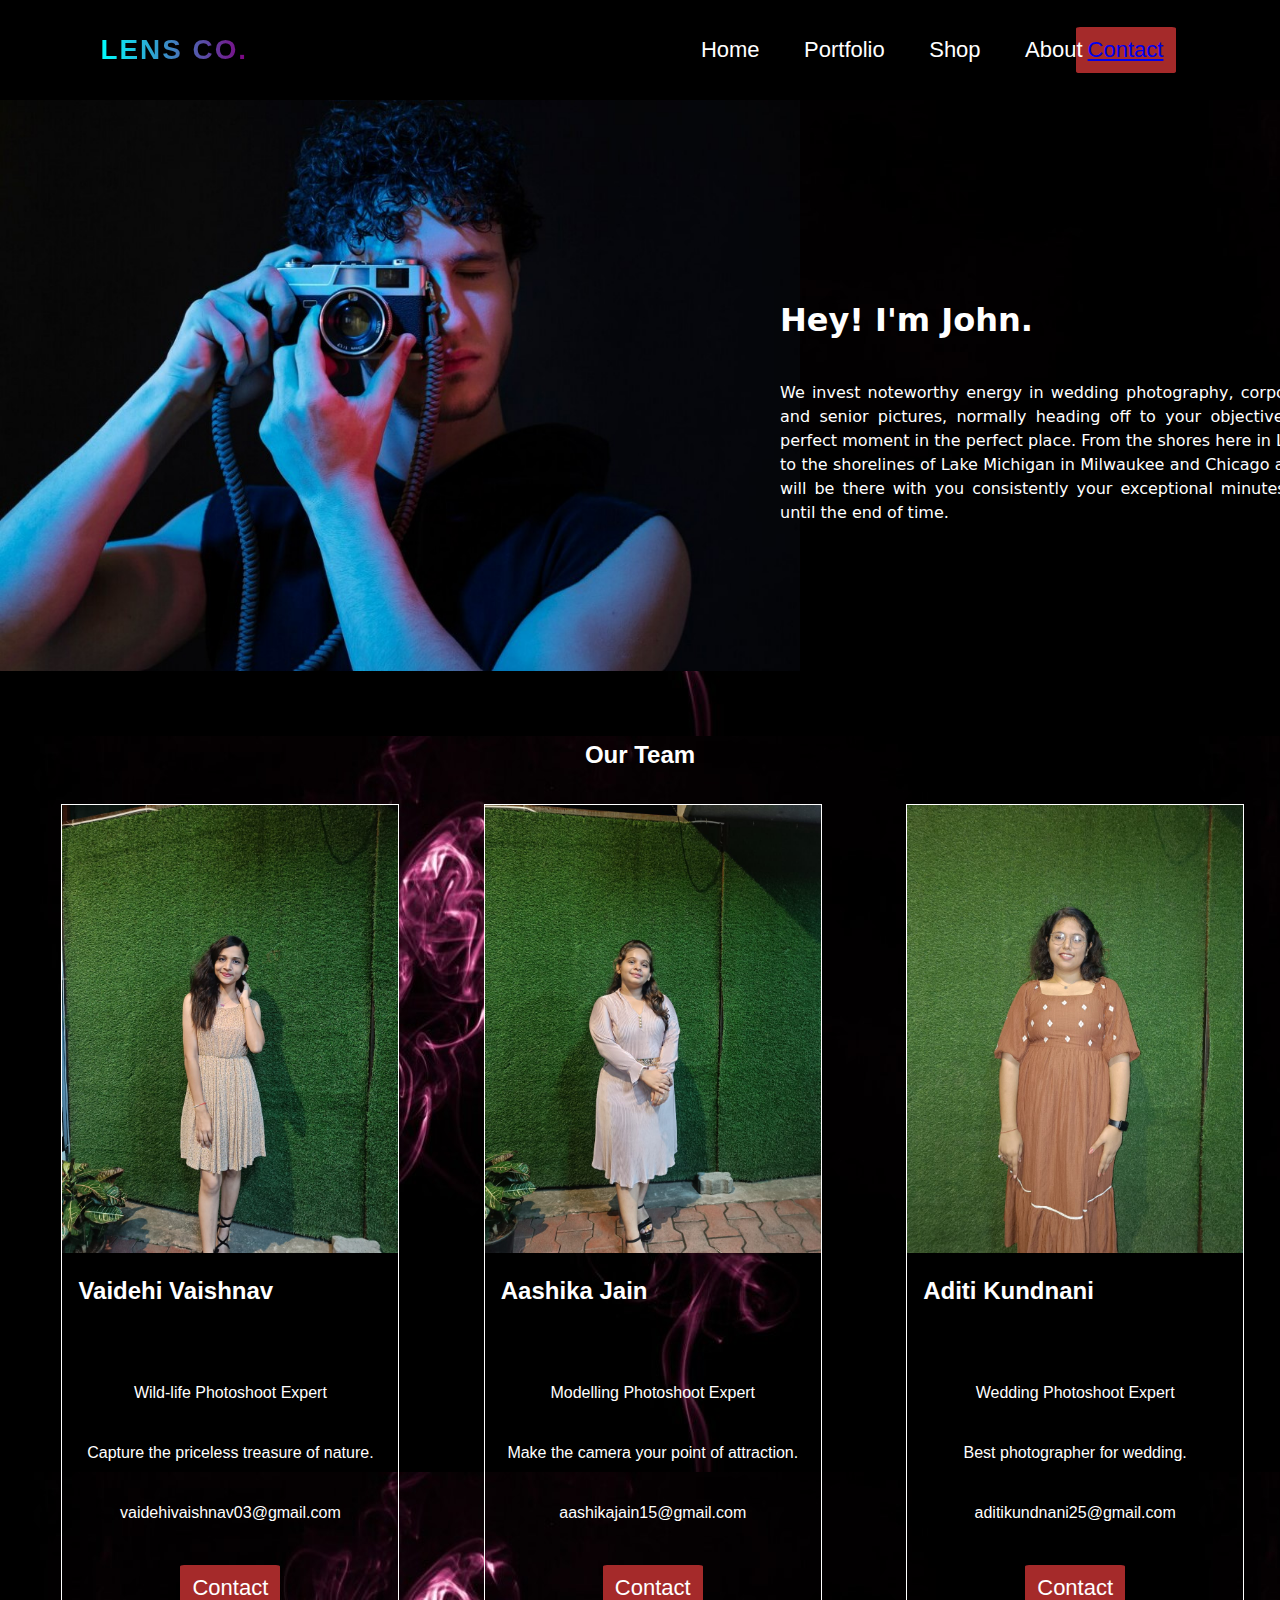
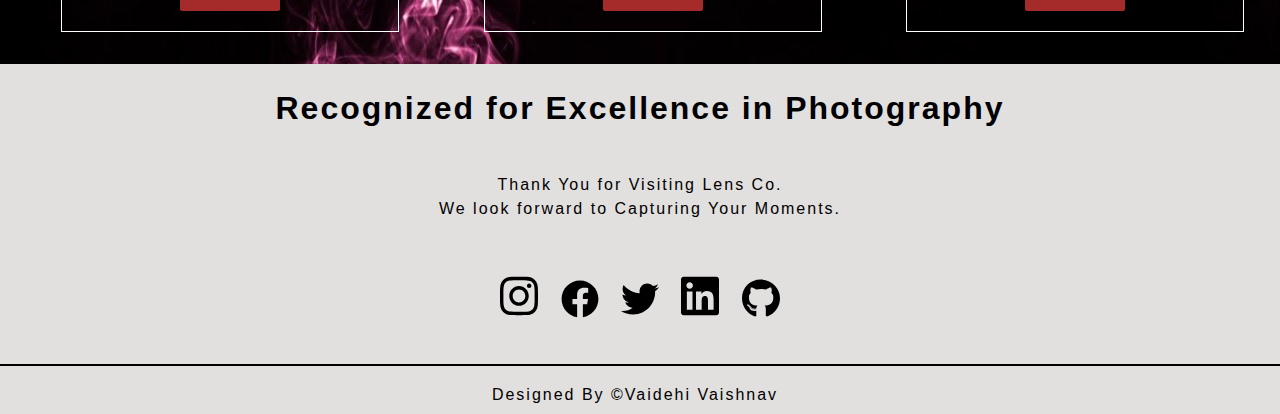
<file: pages/About.html>
<!DOCTYPE html>
<html>

<head>
  <meta name="viewport" content="width=device-width, initial-scale=1">
  <style>
    body {
      font-family: Arial, Helvetica, sans-serif;
      margin: 0;
      background-image: url("imgs/bg1.jpg");
    }

    html {
      box-sizing: border-box;
    }

    *,
    *:before,
    *:after {
      box-sizing: inherit;
    }

    .column {
      float: left;
      width: 30%;
      margin-bottom: 16px;
      padding: 0 8px;
      margin-left: 3%;
    }

    .card {
      border: 1px solid white;
      margin: 15px;
      color: white;
    }

    .about-section {
      padding: 180px;
      color: white;
      background-image: url("imgs/P7.jpg");
      background-image: cover;
      background-repeat: no-repeat;
      background-size: 800px;
      font-family: system-ui, -apple-system, BlinkMacSystemFont, 'Segoe UI', Roboto, Oxygen, Ubuntu, Cantarell, 'Open Sans', 'Helvetica Neue', sans-serif;
    }

    .about-section>h1 {
      text-align: left;
      margin-left: 600px;
    }

    .container {
      padding: 0 16px;
    }

    .container::after,
    .row::after {
      content: "";
      clear: both;
      display: table;
    }

    .title {
      color: white;
      text-align: center;
      font-family: sans-serif;
      font-size: medium;
    }

    .about-para {
      width: 600px;
      margin-left: 600px;
      text-align: justify;
    }

    .button {
      border: none;
      outline: 0;
      display: inline-block;
      padding: 8px;
      color: white;
      background-color: coral;
      text-align: center;
      cursor: pointer;
      width: 100%;
    }

    .button:hover {
      background-color: #555;
      transition: ease-in, .2s;
    }

    @media screen and (max-width: 650px) {
      .column {
        width: 100%;
        display: block;
      }

      /* header{
            width: 100%;
            height: 100vh;
            /* background-image: url("P5.jpg"); */
      background-size: cover;
      font-family: sans-serif;
    }

    nav {
      width: 100%;
      height: 100px;
      color: white;
      background-color: black;
      display: flex;
      justify-content: space-around;
      align-items: center;
    }

    .logo {
      font-size: 2.1em;
      letter-spacing: 2px;
      background: linear-gradient(90deg, cyan, purple);
      font-size: poppins;
      text-transform: uppercase;
      -webkit-background-clip: text;
      -webkit-text-fill-color: transparent;

    }

    .menu a {
      text-decoration: none;
      color: white;
      padding: 20px 20px;
      font-size: 22px;
      position: relative;
      left: 55%;
    }

    .menu a:before {
      content: '';
      position: absolute;
      top: 0;
      left: 0;
      width: 0%;
      height: 100%;
      border-bottom: 2px solid white;
      transition: 0.4s linear;
    }

    .menu a:hover:before {
      width: 100%;
    }

    .button {
      border-radius: 4%;
      background-color: brown;
      border: none;
      color: white;
      text-align: center;
      font-size: 22px;
      padding: 10px;
      width: 100px;
      transition: all 0.5s;
      cursor: pointer;
      margin: 4px;
      font-family: sans-serif;
    }

    .button span {
      cursor: pointer;
      display: inline-block;
      position: relative;
      transition: 0.5s;
    }

    .button span:after {
      content: '\00bb';
      position: absolute;
      opacity: 0;
      top: 0;
      right: -20px;
      transition: 0.5s;
    }

    .button:hover span {
      padding-right: 25px;
    }

    .button:hover span:after {
      opacity: 1;
      right: 0;
    }

    .footer {
            height: 350px;
            background-color: #e2dfdf;
            font-family: Playfair Display, sans-serif;
            letter-spacing: 2px;
            margin-top: -20px;
        }

        .footer>h1,
        p {
            text-align: center;
            padding-top: 20px;
            color: rgb(255, 255, 255);
            line-height: 1.5em;
        }

        .foot-social {
            padding: 1px 15px 15px 15px;
            color: white;
        }

        .social {
            padding: 8px;
            letter-spacing: 2px;
            text-decoration: none;
        }

        .social-img {
            width: 38px;
        }

        .footer-login {
            color: white;
            text-align: right;
            padding-top: 10px;
            font-family: Playfair Display, sans-serif;
            letter-spacing: 2px;
            margin-top: 70px;
            padding-right: 10px;
        }

        .footer-index {
            text-align: center;
            color: black;
            padding-right: 10px;
            margin-top: 20px;
        }
      }
  </style>
</head>

<body>
  <header>
    <nav>
      <div class="logo">
        <h5><b>Lens co.</b></h5>
      </div>
      <div class="menu">
        <a href="index.html">Home</a>
        <a href="portfolio.html">Portfolio</a>
        <a href="shop.html">Shop</a>
        <a href="About.html">About</a>
      </div>
      <div>
        <button class="button">
            <span>
                <a href="contact.html">Contact</a>
            </span>
        </button>
    </div>
    </nav>
  </header>
  <div class="about-section">
    <h1><b>Hey! I'm John.</b></h1>
    <p class="about-para">We invest noteworthy energy in wedding photography, corporate, family and senior pictures,
      normally heading off to your objective to get the perfect moment in the perfect place. From the shores here in
      Lake Geneva to the shorelines of Lake Michigan in Milwaukee and Chicago and past.
      We will be there with you consistently your exceptional minutes are gotten until the end of time.</p>
  </div>
  <div class="title">
    <h2>Our Team</h2>
  </div>

  <div class="row">
    <div class="column">
      <div class="card">
        <img src="imgs/V.jpeg" style="width: 100%;">
        <div class="container">
          <h2>Vaidehi Vaishnav</h2>
          <p class="title">
            <p>Wild-life Photoshoot Expert</p>
          <p>Capture the priceless treasure of nature.</p>
          <p>vaidehivaishnav03@gmail.com</p>
          <p><button class="button">Contact</button></p>
        </div>
      </div>
    </div>

    <div class="column">
      <div class="card">
        <img src="imgs/Aashi.jpeg" style="width: 100%;">
        <div class="container">
          <h2>Aashika Jain</h2>
          <p class="title">
            <p>Modelling Photoshoot Expert</p>
          <p>Make the camera your point of attraction.</p>
          <p>aashikajain15@gmail.com</p>
          <p><button class="button">Contact</button></p>
        </div>
      </div>
    </div>

    <div class="column">
      <div class="card">
        <img src="imgs/Adu.jpeg" style="width: 100%;">
        <div class="container">
          <h2>Aditi Kundnani</h2>
          <p class="title">
            <p>Wedding Photoshoot Expert</p>
          <p>Best photographer for wedding.</p>
          <p>aditikundnani25@gmail.com</p>
          <p><button class="button">Contact</button></p>
        </div>
      </div>
    </div>
  </div>
  <div class="footer">
    <h1 style="color: black;">Recognized for Excellence in Photography </h1>
    <p style="color: black;">
        Thank You for Visiting Lens Co. <br>
        We look forward to Capturing Your Moments.
    </p>
    <div class="foot-social">
        <p>
            <a href="#" class="social"><img src="imgs/instagram.svg" class="social-img"></a>
            <a href="#" class="social"><img src="imgs/facebook.svg" class="social-img"></a>
            <a href="#" class="social"><img src="imgs/twitter.svg" class="social-img"></a>
            <a href="#" class="social"><img src="imgs/linkedin.svg" class="social-img"></a>
            <a href="#" class="social"><img src="imgs/github.svg" class="social-img"></a>
        </p>
    </div>
    <hr color="black">
    <footer class="footer-index">Designed By &copy;Vaidehi Vaishnav</footer>
</div>
</body>

</html>
</file>
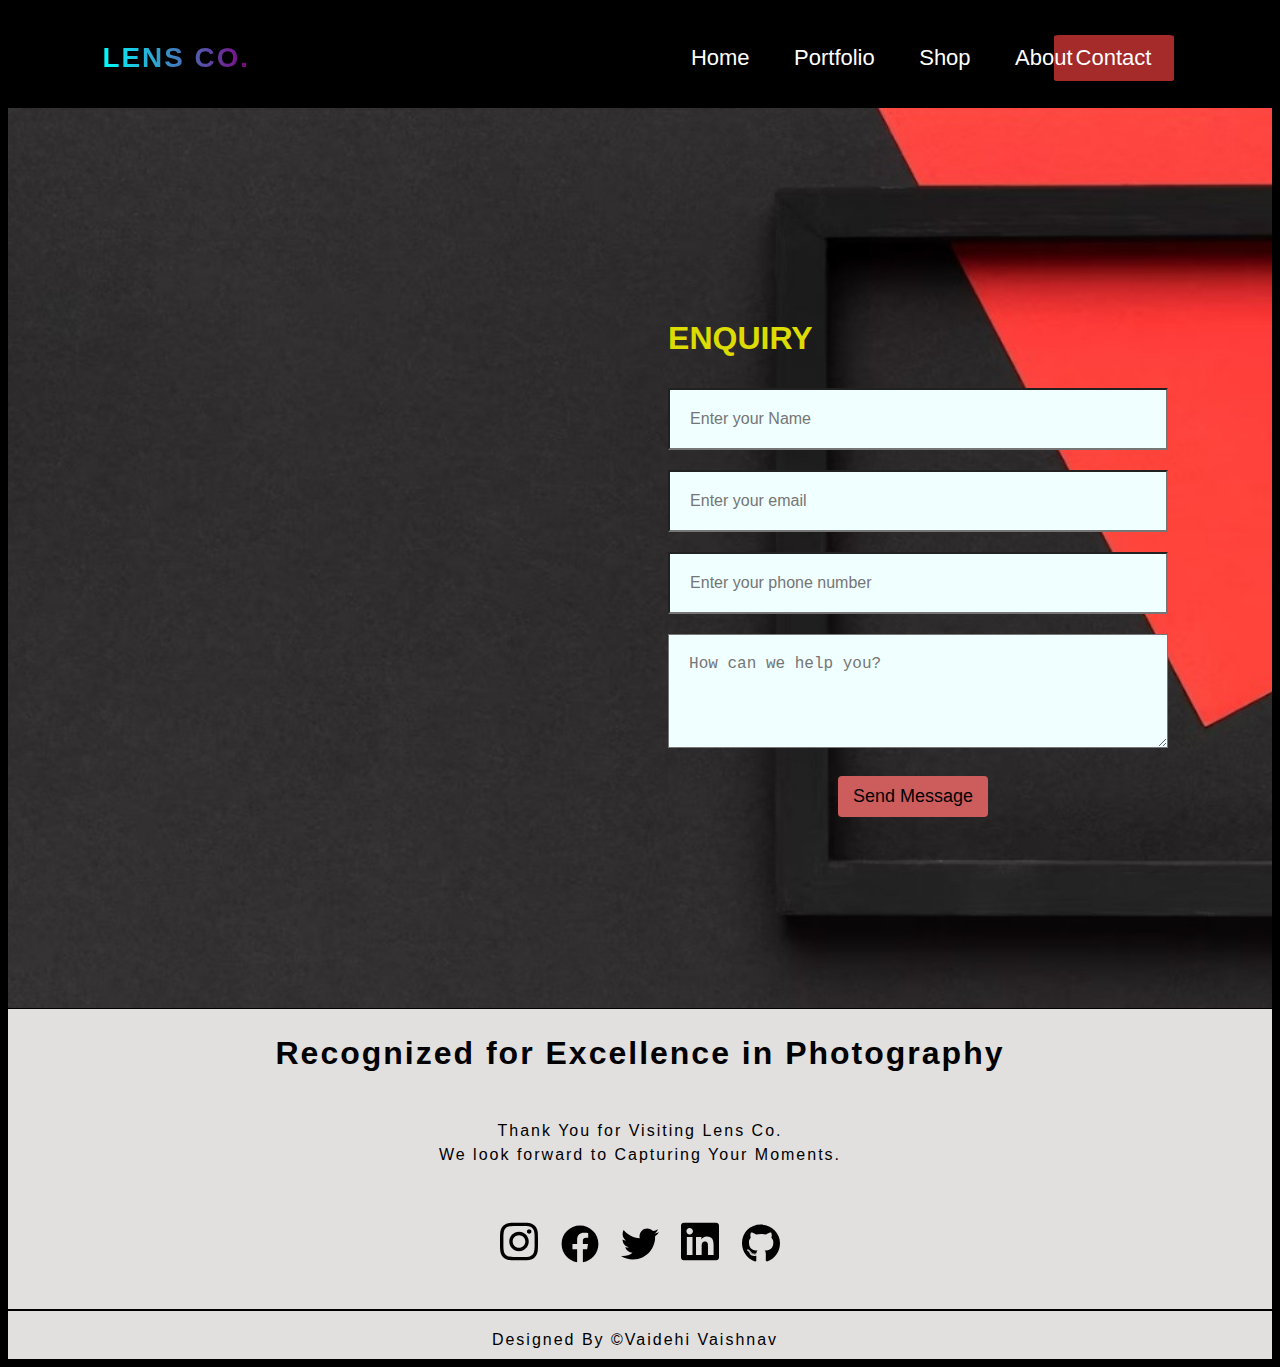
<file: pages/contact.html>
<!DOCTYPE html>
<html lang="en">
<head>
    <meta charset="UTF-8">
    <meta name="viewport" content="width=device-width, initial-scale=1.0">
    <title>CONTACT</title>
    <link rel="stylesheet" href="style.css">
</head>

<body style="background-color: black;">
    <header>
        <nav>
            <div class="logo">
                <h5><b>Lens co.</b></h5>
            </div>
            <div class="menu">
                <a href="index.html">Home</a>
                <a href="portfolio.html">Portfolio</a>
                <a href="shop.html">Shop</a>
                <a href="About.html">About</a>
            </div>
            <div>
                <button class="button">
                    <span>
                        <a href="contact.html">Contact</a>
                    </span>
                </button>
            </div>
        </nav>
    </header>
    <div class="container">
        <form action="contact2.html">
            <h1><b>ENQUIRY</b></h1>
            <input type="text" id="name" placeholder="Enter your Name" required>
            <input type="email" id="email" placeholder="Enter your email" required>
            <input type="number" id="Phone no" placeholder="Enter your phone number" required>
            <textarea name="message" rows="4" placeholder="How can we help you?"></textarea><br>
            <button type="submit">Send Message</button>
        </form>
    </div>

    <div class="footer">
        <h1>Recognized for Excellence in Photography </h1>
        <p>
            Thank You for Visiting Lens Co. <br>
            We look forward to Capturing Your Moments.
        </p>
        <div class="foot-social">
            <p>
                <a href="#" class="social"><img src="imgs/instagram.svg" class="social-img"></a>
                <a href="#" class="social"><img src="imgs/facebook.svg" class="social-img"></a>
                <a href="#" class="social"><img src="imgs/twitter.svg" class="social-img"></a>
                <a href="#" class="social"><img src="imgs/linkedin.svg" class="social-img"></a>
                <a href="#" class="social"><img src="imgs/github.svg" class="social-img"></a>
            </p>
        </div>
        <hr color="black">
        <footer class="footer-index">Designed By &copy;Vaidehi Vaishnav</footer>
    </div>

    <!-- <button onclick="myFunction()">Send Message</button> -->

<!--     
    <script>
    function myFunction() {
      alert("Message sent successfully!");
    }
    </script> -->

</body>

</html>
</file>
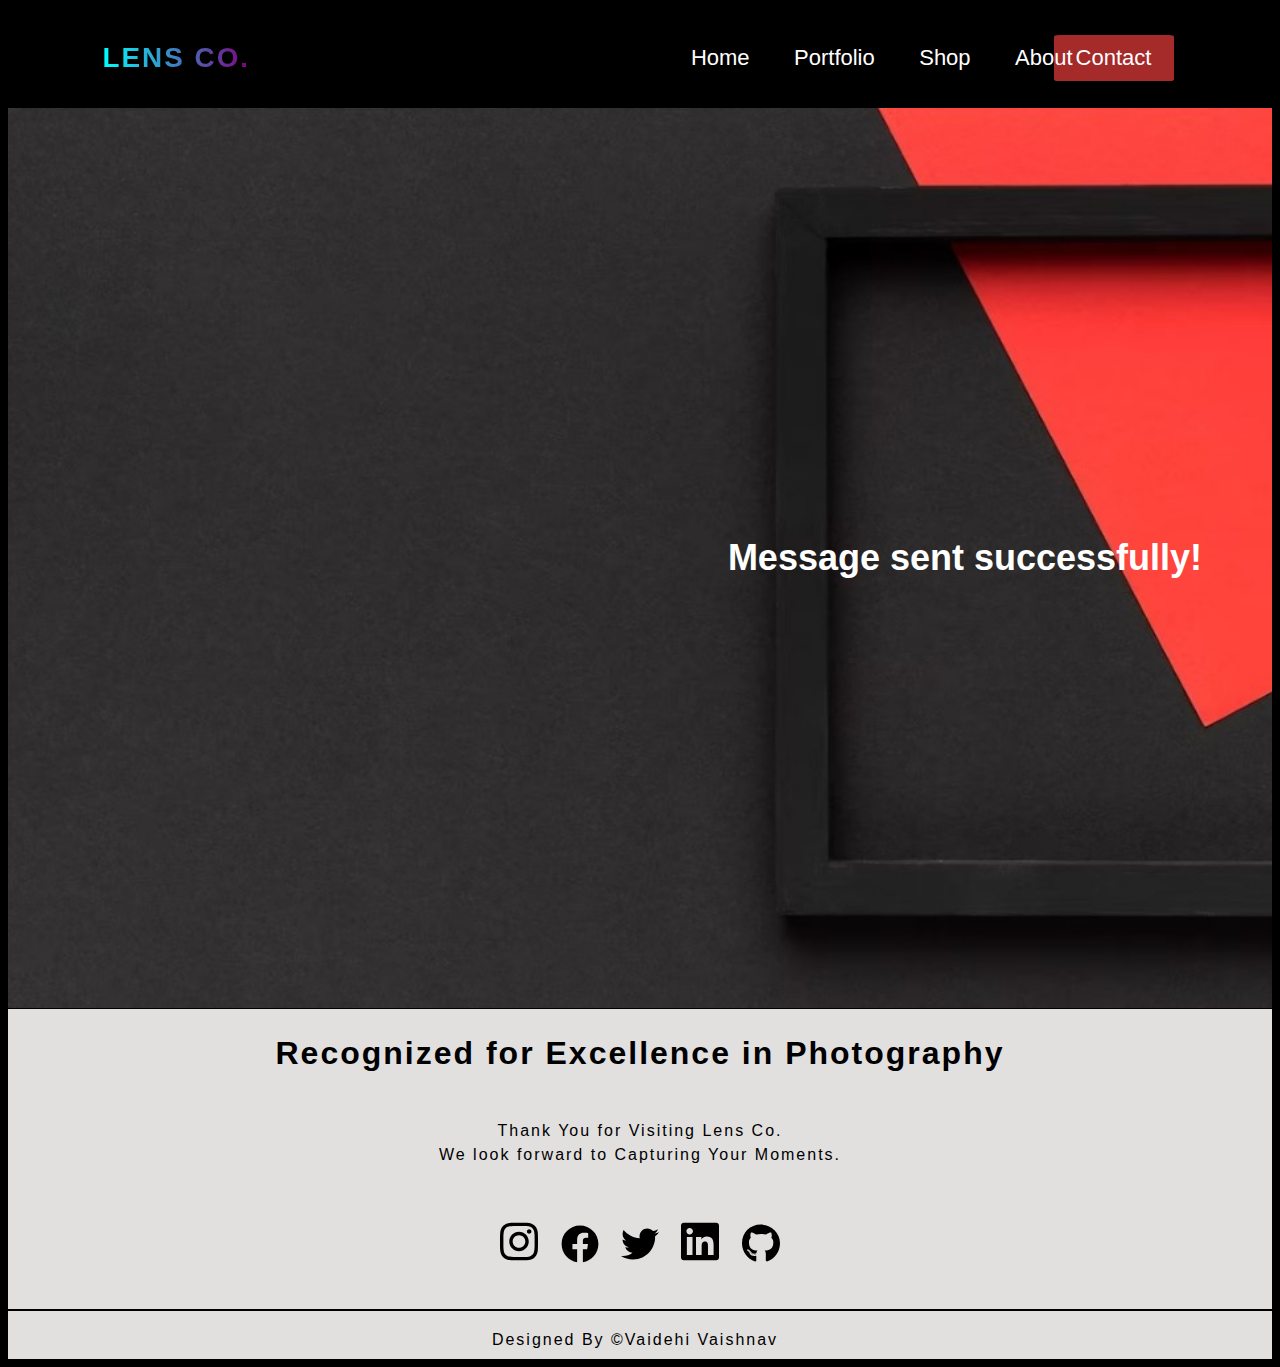
<file: pages/contact2.html>
<!DOCTYPE html>
<html lang="en">
<head>
    <meta charset="UTF-8">
    <meta name="viewport" content="width=device-width, initial-scale=1.0">
    <title>CONTACT</title>
    <link rel="stylesheet" href="style.css">
</head>

<body style="background-color: black;">
    <header>
        <nav>
            <div class="logo">
                <h5><b>Lens co.</b></h5>
            </div>
            <div class="menu">
                <a href="index.html">Home</a>
                <a href="portfolio.html">Portfolio</a>
                <a href="shop.html">Shop</a>
                <a href="About.html">About</a>
            </div>
            <div>
                <button class="button">
                    <span>
                        <a href="contact.html">Contact</a>
                    </span>
                </button>
            </div>
        </nav>
    </header>
    <div class="container">
        <h2 style="color: white; font-family: sans-serif; font-size: 36px; margin-left: 650px;">Message sent successfully!</h2>
    </div>

    <div class="footer">
        <h1>Recognized for Excellence in Photography </h1>
        <p>
            Thank You for Visiting Lens Co. <br>
            We look forward to Capturing Your Moments.
        </p>
        <div class="foot-social">
            <p>
                <a href="#" class="social"><img src="imgs/instagram.svg" class="social-img"></a>
                <a href="#" class="social"><img src="imgs/facebook.svg" class="social-img"></a>
                <a href="#" class="social"><img src="imgs/twitter.svg" class="social-img"></a>
                <a href="#" class="social"><img src="imgs/linkedin.svg" class="social-img"></a>
                <a href="#" class="social"><img src="imgs/github.svg" class="social-img"></a>
            </p>
        </div>
        <hr color="black">
        <footer class="footer-index">Designed By &copy;Vaidehi Vaishnav</footer>
    </div>

    <!-- <button onclick="myFunction()">Send Message</button> -->

    
    <script>
    function myFunction() {
      alert("Message sent successfully!");
    }
    </script>

</body>

</html>
</file>
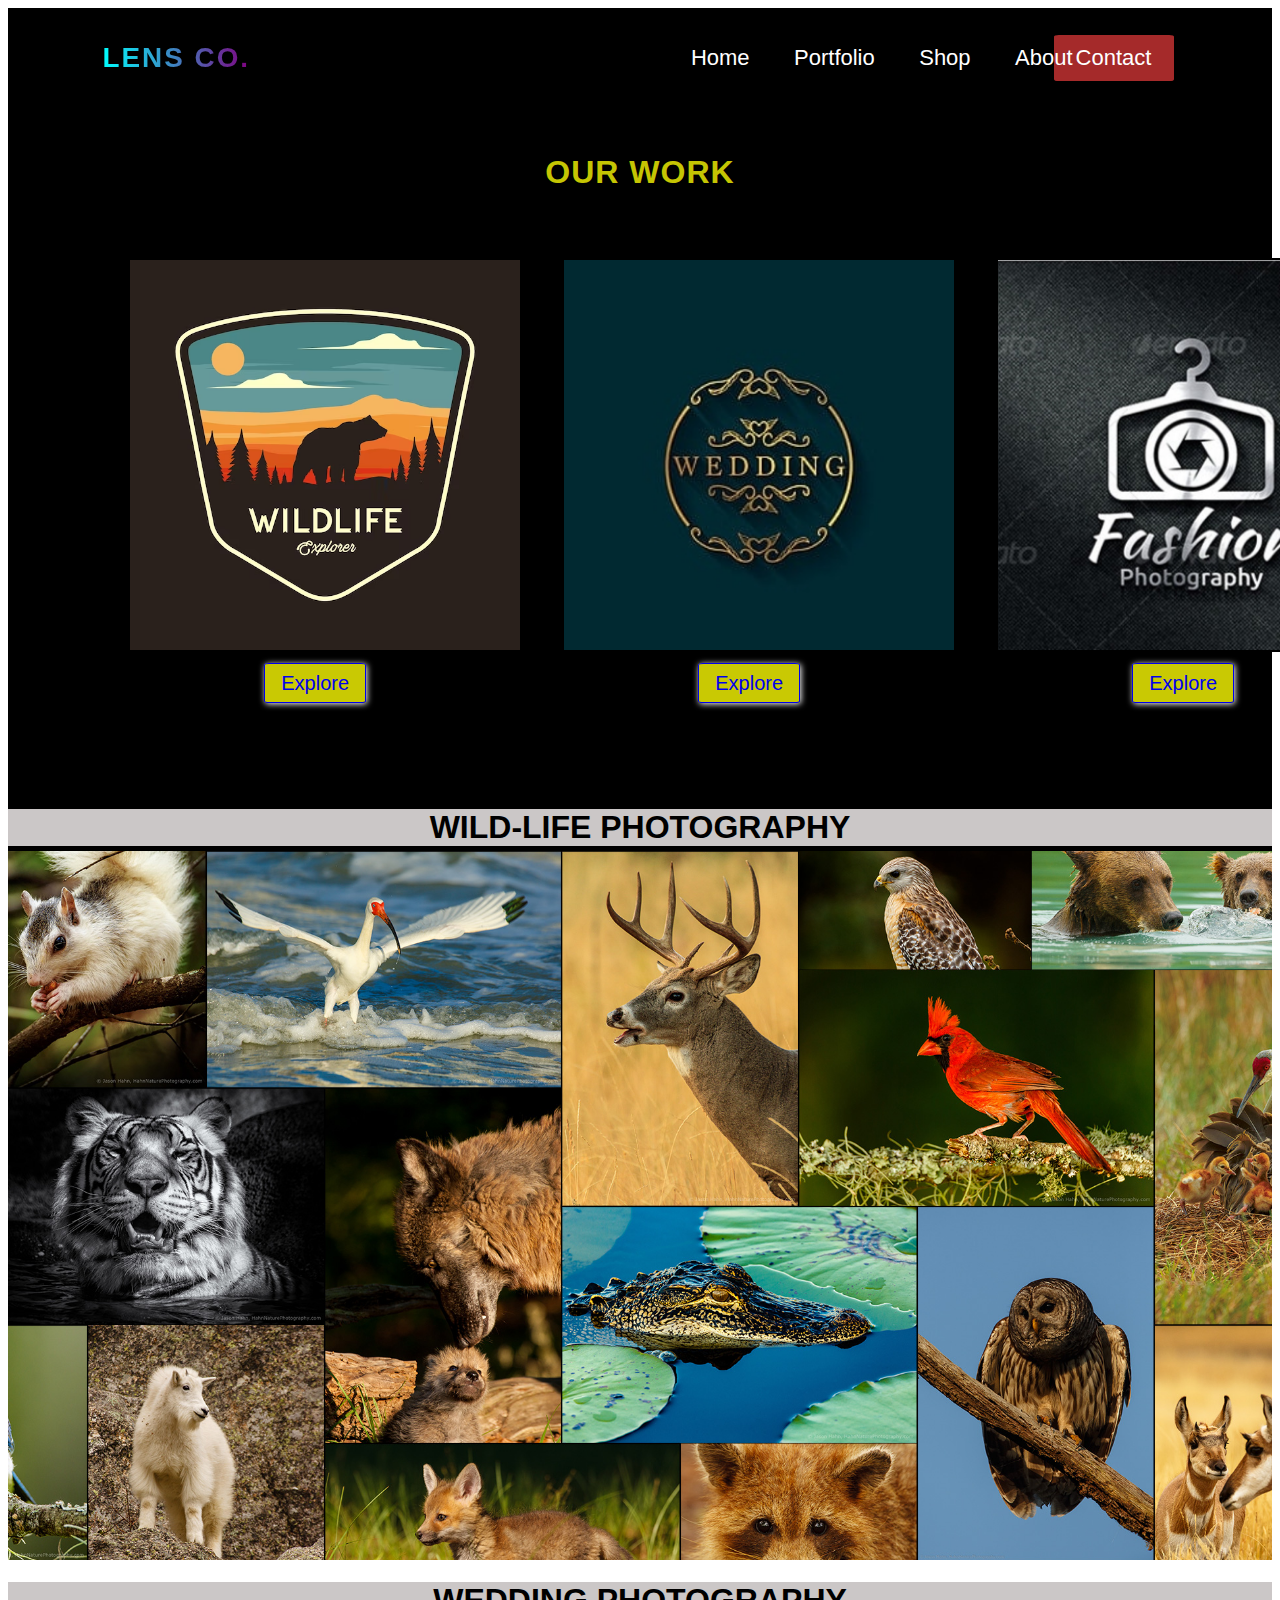
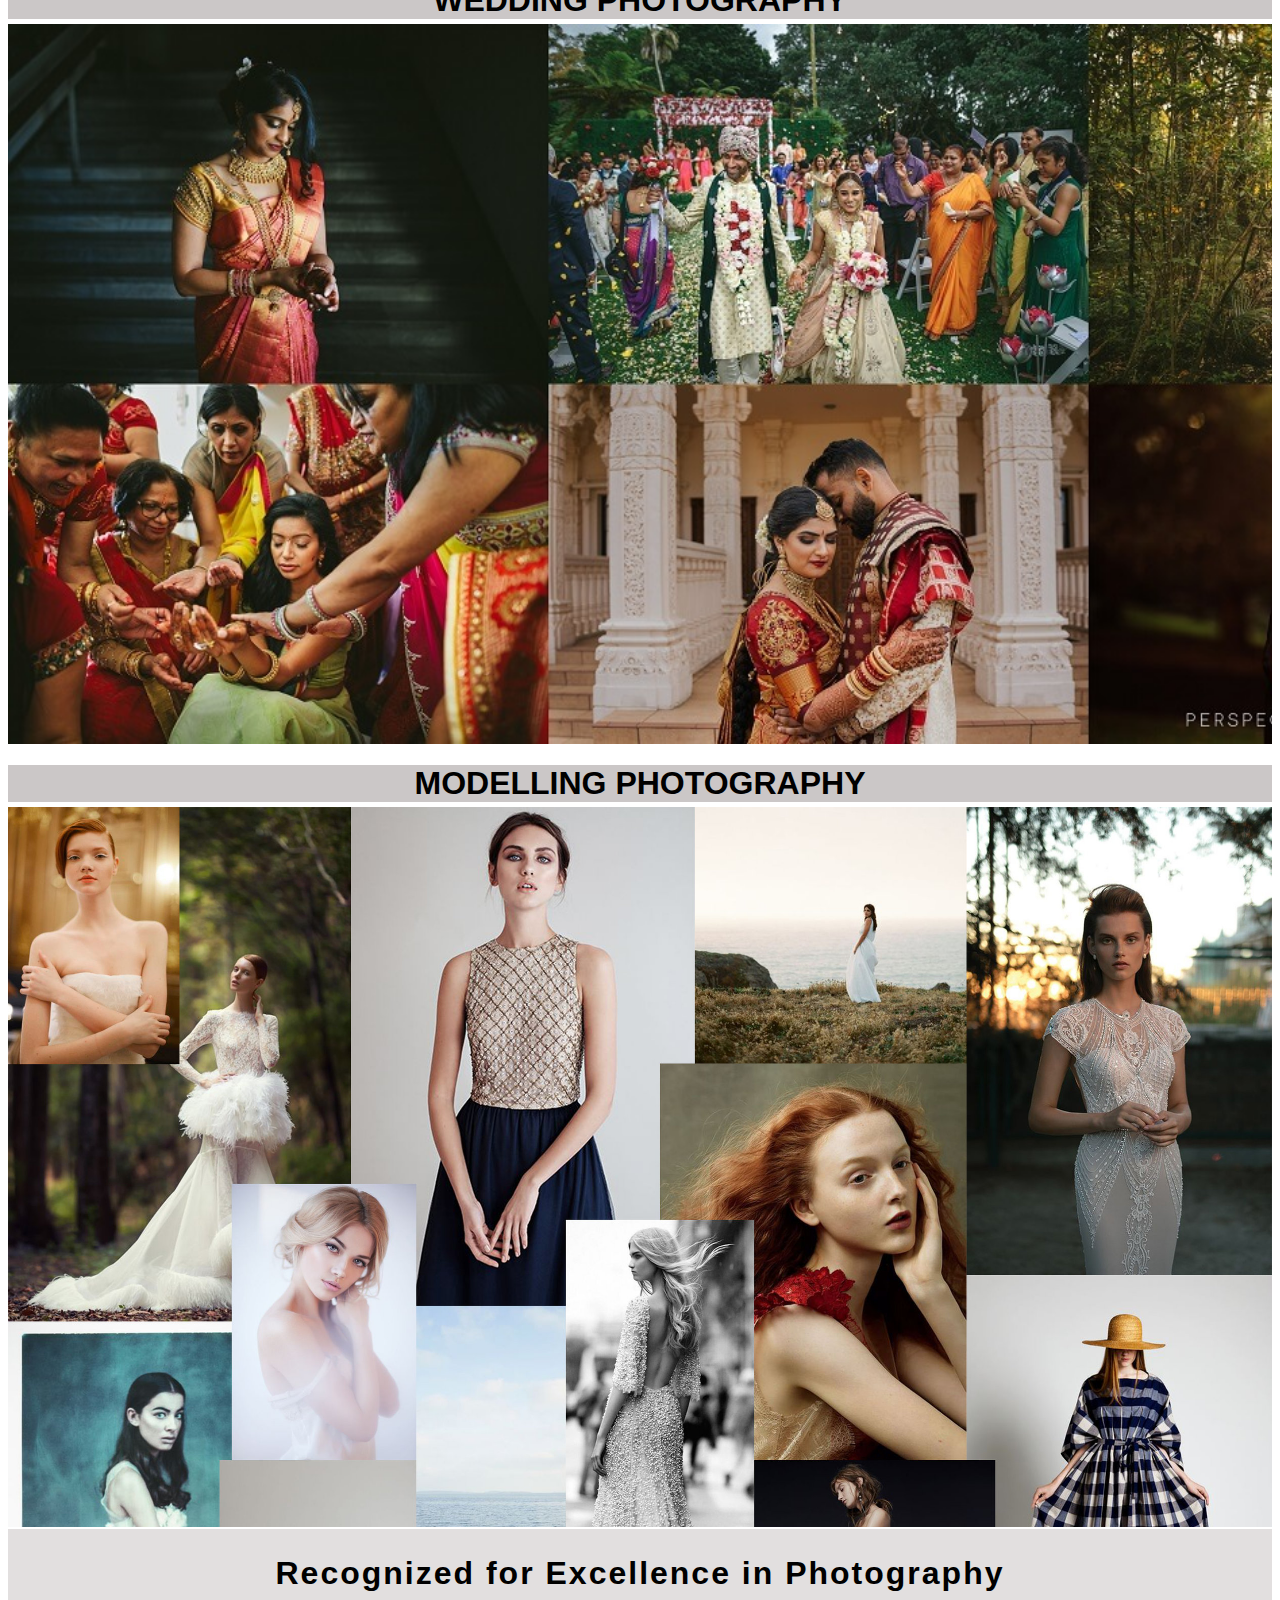
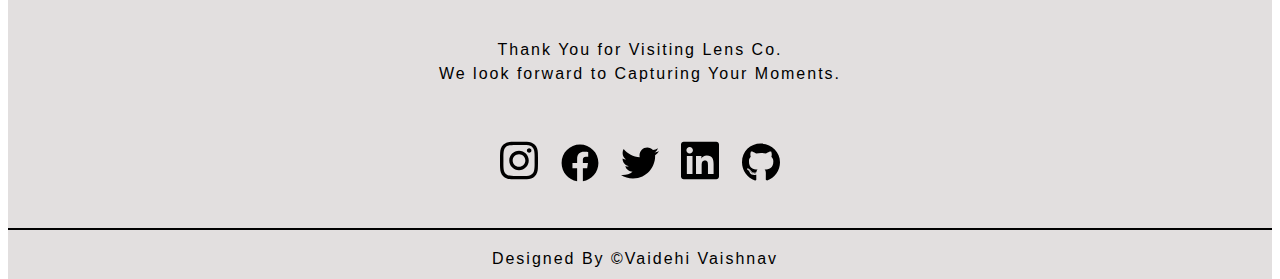
<file: pages/portfolio.html>
<!DOCTYPE html>
<html lang="en">

<head>
    <meta charset="UTF-8">
    <meta name="viewport" content="width=device-width, initial-scale=1.0">
    <title>portfolio</title>
    <style>
        header {
            width: 100%;
            height: 100vh;
            background-color: black;
            background-size: cover;
            font-family: sans-serif;
        }

        nav {
            width: 100%;
            height: 100px;
            color: white;
            display: flex;
            justify-content: space-around;
            align-items: center;
        }

        .logo {
            font-size: 2.1em;
            letter-spacing: 2px;
            background: linear-gradient(90deg, cyan, purple);
            font-size: poppins;
            text-transform: uppercase;
            -webkit-background-clip: text;
            -webkit-text-fill-color: transparent;
        }

        .menu a {
            text-decoration: none;
            color: white;
            padding: 20px 20px;
            font-size: 22px;
            position: relative;
            left: 55%;
        }

        .menu a:before {
            content: '';
            position: absolute;
            top: 0;
            left: 0;
            width: 0%;
            height: 100%;
            border-bottom: 2px solid white;
            transition: 0.4s linear;
        }

        .menu a:hover:before {
            width: 100%;
        }

        .button {
            border-radius: 4%;
            background-color: brown;
            border: none;
            color: white;
            text-align: center;
            font-size: 22px;
            padding: 10px;
            width: 120px;
            transition: all 0.5s;
            cursor: pointer;
            margin: 4px;
            font-family: sans-serif;
        }

        .button span {
            cursor: pointer;
            display: inline-block;
            position: relative;
            transition: 0.5s;
        }

        .button>span>a {
            color: white;
            text-decoration: none;
        }

        .button span:after {
            content: '\00bb';
            position: absolute;
            opacity: 0;
            top: 0;
            right: -20px;
            transition: 0.5s;
        }

        .button:hover span {
            padding-right: 25px;
        }

        .button:hover span:after {
            opacity: 1;
            right: 0;
        }

        .h-txt {
            font-size: larger;
            position: absolute;
            top: 42%;
            left: 69%;
            transform: translate(-50%, -50%);
            color: white;
            font-family: cursive;
        }

        .h1-text {
            font-family: Playfair Display, sans-serif;
            text-transform: uppercase;
            letter-spacing: 1px;
            font-size: medium;
            text-align: center;
            color: rgba(234, 234, 4, 0.86);
            margin-top: 10px;
        }

        .work {
            height: 550px;
            display: flex;
            margin-left: 100px;
        }

        .work-1,
        .work-2,
        .work-3 {
            height: 330px;
            width: 330px;
            padding: 30px;
            margin: 20px;
            border: 2px solid rgb(0, 0, 0);
            background-image: url(imgs/bg01.jpg);
            background-size: cover;

        }

        .work-2 {
            background-image: url(imgs/bg02.jpg);
            background-size: cover;
        }

        .work-3 {
            background-image: url(imgs/bg03.jpg);
            background-size: cover;
        }

        .link {
            background-color: rgba(234, 234, 4, 0.86);
            margin-left: 36%;
            padding: 8px 16px;
            text-decoration: none;
            border-radius: 5%;
            box-shadow: 1px 1px 6px white;
            border: 1px solid;
            font-size: 20px;
            cursor: pointer;
            margin-top: 60%;

        }

        .wild {
            height: 709px;
            background-image: url(imgs/5.jpg);
            background-size: cover;
        }

        .wed {
            /* height: 775px; */
            background-image: url(imgs/7.jpg);
            background-size: cover;
            height: 720px;
        }

        .model {
            height: 720px;
            background-image: url(imgs/15.jpg);
            background-size: cover;
        }

        .footer {
            height: 350px;
            background-color: #e2dfdf;
            font-family: Playfair Display, sans-serif;
            letter-spacing: 2px;
            margin-top: -20px;
        }

        .footer>h1,
        p {
            text-align: center;
            padding-top: 20px;
            color: black;
            line-height: 1.5em;
        }

        .foot-social {
            padding: 1px 15px 15px 15px;
            color: white;
        }

        .social {
            padding: 8px;
            letter-spacing: 2px;
            text-decoration: none;
        }

        .social-img {
            width: 38px;
        }

        .footer-login {
            color: white;
            text-align: right;
            padding-top: 10px;
            font-family: Playfair Display, sans-serif;
            letter-spacing: 2px;
            margin-top: 70px;
            padding-right: 10px;
        }

        .footer-index {
            text-align: center;
            color: black;
            padding-right: 10px;
            margin-top: 20px;
        }
    </style>
</head>

<body>
    <header>
        <nav>
            <div class="logo">
                <h5><b>Lens co.</b></h5>
            </div>
            <div class="menu">
                <a href="index.html">Home</a>
                <a href="portfolio.html">Portfolio</a>
                <a href="shop.html">Shop</a>
                <a href="About.html">About</a>
            </div>
            <div>
                <button class="button">
                    <span>
                        <a href="contact.html">Contact</a>
                    </span>
                </button>
            </div>
        </nav>

        <div class="h1-text">
            <h1 style="padding: 25px;">Our Work</h1>
        </div>
        <div class="work">
            <div>
                <div class="work-1"></div>
                <a href="#wild" class="link">Explore</a>
            </div>
            <div>
                <div class="work-2"></div>
                <a href="#wed" class="link">Explore</a>
            </div>
            <div>
                <div class="work-3"></div>
                <a href="#model" class="link">Explore</a>
            </div>
        </div>
        <div id="wild">
            <h1
                style="margin-bottom: 5px; font-family: Verdana, Geneva, Tahoma, sans-serif; text-align: center; background-color: rgb(203, 199, 199);">
                WILD-LIFE PHOTOGRAPHY</h1>

        </div>
        <div class="wild">

        </div>
        <div id="wed">
            <h1
                style="margin-bottom: 5px; font-family: Verdana, Geneva, Tahoma, sans-serif; text-align: center; background-color: rgb(203, 199, 199);">
                WEDDING PHOTOGRAPHY</h1>

        </div>
        <div class="wed">

        </div>
        <div id="model">
            <h1
                style="margin-bottom: 5px; font-family: Verdana, Geneva, Tahoma, sans-serif; text-align: center; background-color: rgb(203, 199, 199);">
                MODELLING PHOTOGRAPHY</h1>

        </div>
        <div class="model">

        </div>
        <div class="footer">
            <h1>Recognized for Excellence in Photography </h1>
            <p>
                Thank You for Visiting Lens Co. <br>
                We look forward to Capturing Your Moments.
            </p>
            <div class="foot-social">
                <p>
                    <a href="#" class="social"><img src="imgs/instagram.svg" class="social-img"></a>
                    <a href="#" class="social"><img src="imgs/facebook.svg" class="social-img"></a>
                    <a href="#" class="social"><img src="imgs/twitter.svg" class="social-img"></a>
                    <a href="#" class="social"><img src="imgs/linkedin.svg" class="social-img"></a>
                    <a href="#" class="social"><img src="imgs/github.svg" class="social-img"></a>
                </p>
            </div>
            <hr color="black">
            <footer class="footer-index">Designed By &copy;Vaidehi Vaishnav</footer>
        </div>

    </header>
</body>

</html>
</file>
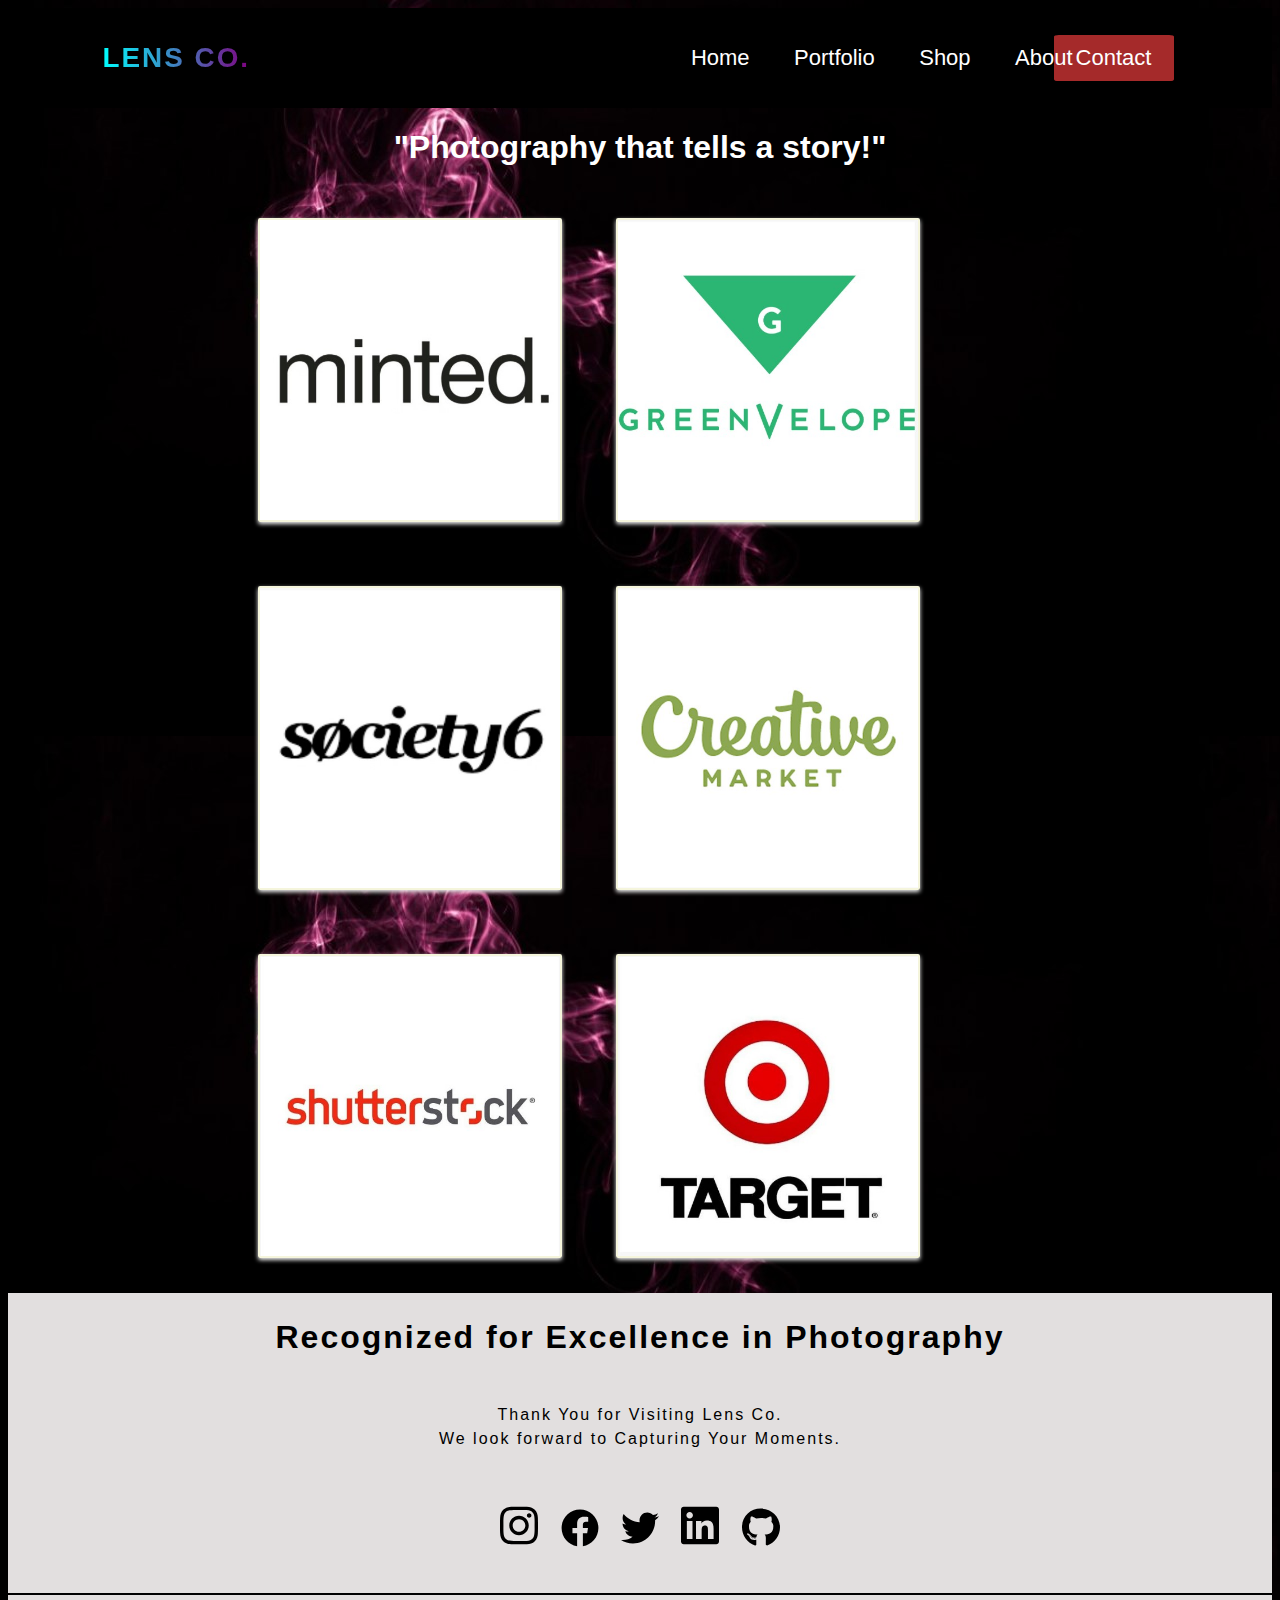
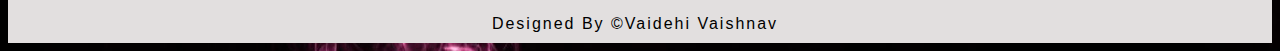
<file: pages/shop.html>
<!DOCTYPE html>
<html lang="en">

<head>
    <meta charset="UTF-8">
    <meta name="viewport" content="width=device-width, initial-scale=1.0">
    <title>shop</title>
    <style type="text/css">
        header {
            width: 100%;
            background-color: black;
            background-size: cover;
            font-family: sans-serif;
        }

        nav {
            width: 100%;
            height: 100px;
            color: white;
            display: flex;
            justify-content: space-around;
            align-items: center;
        }

        .logo {
            font-size: 2.1em;
            letter-spacing: 2px;
            background: linear-gradient(90deg, cyan, purple);
            font-size: poppins;
            text-transform: uppercase;
            -webkit-background-clip: text;
            -webkit-text-fill-color: transparent;
        }

        .menu a {
            text-decoration: none;
            color: white;
            padding: 20px 20px;
            font-size: 22px;
            position: relative;
            left: 55%;
        }

        .menu a:before {
            content: '';
            position: absolute;
            top: 0;
            left: 0;
            width: 0%;
            height: 100%;
            border-bottom: 2px solid white;
            transition: 0.4s linear;
        }

        .menu a:hover:before {
            width: 100%;
        }

        .button {
            border-radius: 4%;
            background-color: brown;
            border: none;
            color: white;
            text-align: center;
            font-size: 22px;
            padding: 10px;
            width: 120px;
            transition: all 0.5s;
            cursor: pointer;
            margin: 4px;
            font-family: sans-serif;
        }

        .button span {
            cursor: pointer;
            display: inline-block;
            position: relative;
            transition: 0.5s;
        }

        .button>span>a {
            color: white;
            text-decoration: none;
        }

        .button span:after {
            content: '\00bb';
            position: absolute;
            opacity: 0;
            top: 0;
            right: -20px;
            transition: 0.5s;
        }

        .button:hover span {
            padding-right: 25px;
        }

        .button:hover span:after {
            opacity: 1;
            right: 0;
        }

        div {
            /* display: flex; */
            justify-content: center;
            align-items: center;
            flex-wrap: wrap;

        }

        div img:hover {
            filter: grayscale(1);
            transform: scale(1.03);
        }

        .shop1{
            margin-left: 230px;
        }

        .shop-img {
            width: 300px;
            height: 300px;
            border: 2px solid beige;
            border-radius: 2px;
            box-shadow: 0 2px 4px whitesmoke;
            cursor: pointer;
            margin: 30px;
            margin-left: 20px;
            transition: 400ms;
        }

        .footer {
            height: 350px;
            background-color: #e2dfdf;
            font-family: Playfair Display, sans-serif;
            letter-spacing: 2px;
            margin-top: -20px;
        }

        .footer>h1,
        p {
            text-align: center;
            padding-top: 20px;
            color: black;
            line-height: 1.5em;
        }

        .foot-social {
            padding: 1px 15px 15px 15px;
            color: white;
        }

        .social {
            padding: 8px;
            letter-spacing: 2px;
            text-decoration: none;
        }

        .social-img {
            width: 38px;
        }

        .footer-login {
            color: white;
            text-align: right;
            padding-top: 10px;
            font-family: Playfair Display, sans-serif;
            letter-spacing: 2px;
            margin-top: 70px;
            padding-right: 10px;
        }

        .footer-index {
            text-align: center;
            color: black;
            padding-right: 10px;
            margin-top: 20px;
        }
    </style>
</head>

<body style="background-image: url(imgs/bg1.jpg);">
    <header>
        <nav>
            <div class="logo">
                <h5><b>Lens co.</b></h5>
            </div>
            <div class="menu">
                <a href="index.html">Home</a>
                <a href="portfolio.html">Portfolio</a>
                <a href="shop.html">Shop</a>
                <a href="About.html">About</a>
            </div>
            <div>
                <button class="button">
                    <span>
                        <a href="contact.html">Contact</a>
                    </span>
                </button>
            </div>
        </nav>
    </header>
    <h1 style="font-family: sans-serif; color: rgb(255, 255, 255); text-align: center;">"Photography that tells a
        story!"</h1>
    <div class="shop1">
        <img src="imgs/01.jpg" alt="" class="shop-img">
        <img src="imgs/02.jpg" alt="" class="shop-img">
        <img src="imgs/03.jpg" alt="" class="shop-img">
        <img src="imgs/04.jpg" alt="" class="shop-img">
        <img src="imgs/05.jpg" alt="" class="shop-img">
        <img src="imgs/06.jpg" alt="" class="shop-img">
    </div>

    <div class="footer">
        <h1>Recognized for Excellence in Photography </h1>
        <p>
            Thank You for Visiting Lens Co. <br>
            We look forward to Capturing Your Moments.
        </p>
        <div class="foot-social">
            <p>
                <a href="#" class="social"><img src="imgs/instagram.svg" class="social-img"></a>
                <a href="#" class="social"><img src="imgs/facebook.svg" class="social-img"></a>
                <a href="#" class="social"><img src="imgs/twitter.svg" class="social-img"></a>
                <a href="#" class="social"><img src="imgs/linkedin.svg" class="social-img"></a>
                <a href="#" class="social"><img src="imgs/github.svg" class="social-img"></a>
            </p>
        </div>
        <hr color="black">
        <footer class="footer-index">Designed By &copy;Vaidehi Vaishnav</footer>
    </div>
</body>

</html>
</file>
<file: pages/style.css>
.{
    margin: 0%;
    padding: 0%;
    box-sizing: border-box;
    font-family: sans-serif;
}
.container{
    width: 100%;
    height: 100vh;
    background-image: url(imgs/c3.jpg);
    background-size: cover ;
    display: flex;
    align-items: center;
    justify-content: center;
}

header {
    width: 100%;
    background-color: black;
    background-size: cover;
    font-family: sans-serif;
}

nav {
    width: 100%;
    height: 100px;
    color: white;
    display: flex;
    justify-content: space-around;
    align-items: center;
}

.logo {
    font-size: 2.1em;
    letter-spacing: 2px;
    background: linear-gradient(90deg, cyan, purple);
    font-size: poppins;
    text-transform: uppercase;
    -webkit-background-clip: text;
    -webkit-text-fill-color: transparent;
}

.menu a {
    text-decoration: none;
    color: white;
    padding: 20px 20px;
    font-size: 22px;
    position: relative;
    left: 55%;
}

.menu a:before {
    content: '';
    position: absolute;
    top: 0;
    left: 0;
    width: 0%;
    height: 100%;
    border-bottom: 2px solid white;
    transition: 0.4s linear;
}

.menu a:hover:before {
    width: 100%;
}

.button {
    border-radius: 4%;
    background-color: brown;
    border: none;
    color: white;
    text-align: center;
    font-size: 22px;
    padding: 10px;
    width: 120px;
    transition: all 0.5s;
    cursor: pointer;
    margin: 4px;
    font-family: sans-serif;
}

.button span {
    cursor: pointer;
    display: inline-block;
    position: relative;
    transition: 0.5s;
}

.button>span>a {
    color: white;
    text-decoration: none;
}

.button span:after {
    content: '\00bb';
    position: absolute;
    opacity: 0;
    top: 0;
    right: -20px;
    transition: 0.5s;
}

.button:hover span {
    padding-right: 25px;
}

.button:hover span:after {
    opacity: 1;
    right: 0;
}

form{
    background-color: transparent;
    display: flex;
    flex-direction: column;
    padding: 2vw 4vw;
    width: 80%;
    max-width: 500px;
    border-radius: 10px;
    margin-left: 44%;
    color: rgb(220, 220, 3);
    font-family: sans-serif;
}
form h3{
    color: grey;
    font-weight: 800;
    margin-bottom: 20px;
}
form input,form textarea{
    border: 0%;
    margin: 10px 0 ;
    padding: 20px;
    outline: none;
    background-color: azure;
    font-size: 16px;
}
form button{
    padding: 10px;
    background-color: indianred;
    color: black;
    font-size: 18px;
    border: 0;
    outline: none;
    cursor: pointer;
    width: 150px;
    border-radius: 4px;
    margin-left: 34%;
   
    
}

.footer {
    height: 350px;
    background-color: #e2dfdf;
    font-family: Playfair Display, sans-serif;
    letter-spacing: 2px;
    margin-top: -20px;
}

.footer>h1,
p {
    text-align: center;
    padding-top: 20px;
    color: black;
    line-height: 1.5em;
}

.foot-social {
    padding: 1px 15px 15px 15px;
    color: white;
}

.social {
    padding: 8px;
    letter-spacing: 2px;
    text-decoration: none;
}

.social-img {
    width: 38px;
}

.footer-login {
    color: white;
    text-align: right;
    padding-top: 10px;
    font-family: Playfair Display, sans-serif;
    letter-spacing: 2px;
    margin-top: 70px;
    padding-right: 10px;
}

.footer-index {
    text-align: center;
    color: black;
    padding-right: 10px;
    margin-top: 20px;
}
</file>
